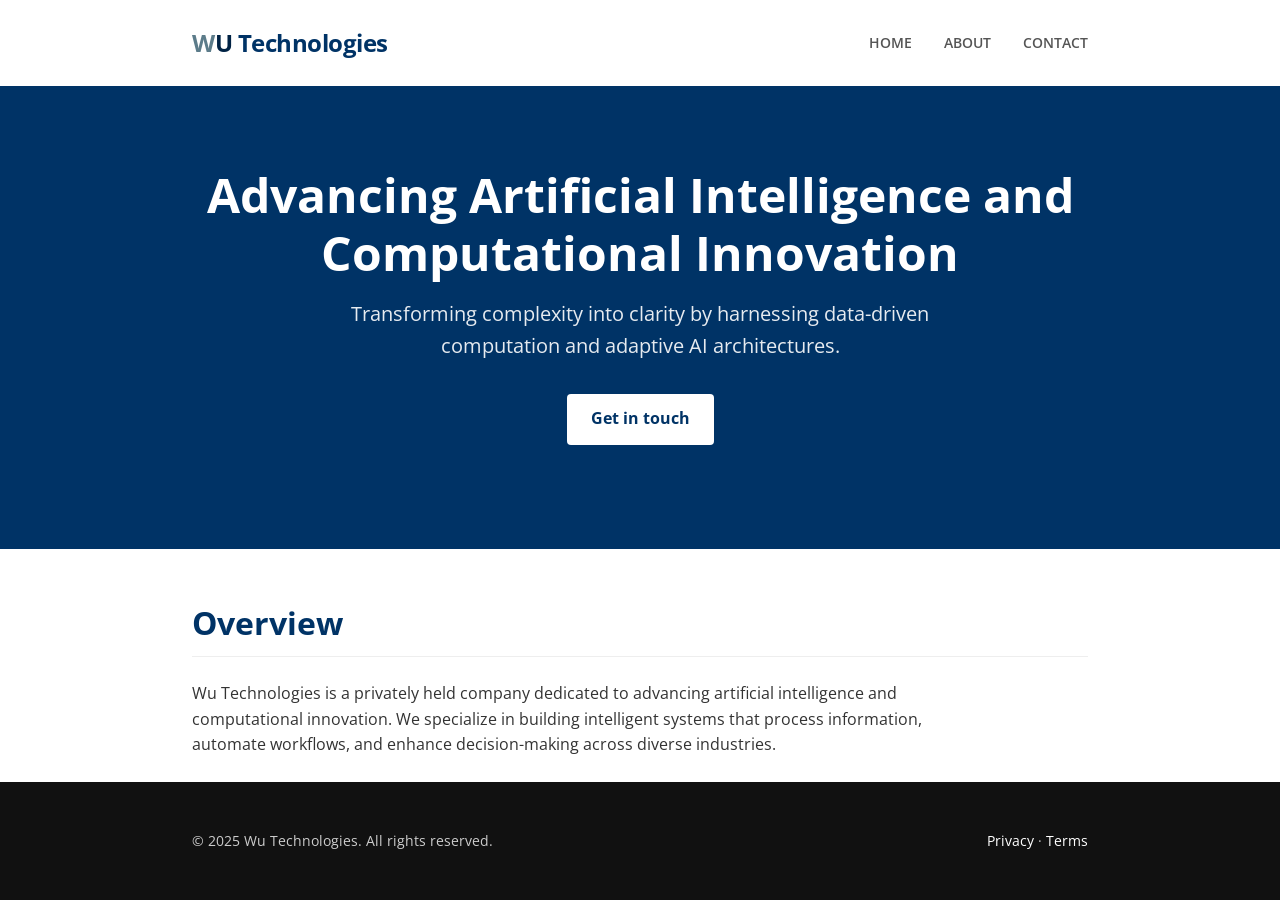
<file: index.html>
<!doctype html>
<html lang="en">

<head>
  <meta charset="utf-8" />
  <meta name="viewport" content="width=device-width,initial-scale=1" />
  <meta name="description" content="Minimalist, fast, and accessible static website." />
  <title>Wu Technologies — Home</title>
  <link rel="canonical" href="https://wu-tec.co.uk/" />
  
  <!-- Open Graph / Social Media -->
  <meta property="og:type" content="website" />
  <meta property="og:url" content="https://wu-tec.co.uk/" />
  <meta property="og:title" content="Wu Technologies — AI & Computational Innovation" />
  <meta property="og:description" content="Advancing Artificial Intelligence and Computational Innovation. Building intelligent systems for workflow automation, decision-making enhancement, and data processing." />
  <meta property="og:image" content="https://wu-tec.co.uk/assets/img/og-image.png" />
  <meta property="og:image:width" content="1200" />
  <meta property="og:image:height" content="630" />
  
  <!-- Twitter Card -->
  <meta name="twitter:card" content="summary_large_image" />
  <meta name="twitter:url" content="https://wu-tec.co.uk/" />
  <meta name="twitter:title" content="Wu Technologies — AI & Computational Innovation" />
  <meta name="twitter:description" content="Advancing Artificial Intelligence and Computational Innovation. Building intelligent systems for workflow automation, decision-making enhancement, and data processing." />
  <meta name="twitter:image" content="https://wu-tec.co.uk/assets/img/og-image.png" />
  <link rel="stylesheet" href="/styles.css">
  <!-- Consent-first Analytics (UK GDPR/PECR) -->
  <script>
    window.dataLayer = window.dataLayer || [];
    function gtag() { dataLayer.push(arguments); }
    // Default to denied until explicit consent
    gtag('consent', 'default', {
      analytics_storage: 'denied',
      ad_storage: 'denied',
      functionality_storage: 'denied',
      security_storage: 'granted'
    });
  </script>
  <script async src="https://www.googletagmanager.com/gtag/js?id=G-GWC6PDJ1P0"></script>
  <script>
    gtag('js', new Date());
    // Do not call gtag('config', ...) until consent is granted.
  </script>
</head>

<body>
  <a class="skip-link" href="#main">Skip to content</a>
  <header class="site-header" role="banner">
    <div class="container">
      <a class="brand" href="/"><span class="brand-w">W</span><span class="brand-u">U</span> Technologies</a>
      <nav class="site-nav" role="navigation" aria-label="Primary">
        <ul>
          <li><a href="/">Home</a></li>
          <!-- <li><a href="/portfolio">Portfolio</a></li> -->
          <li><a href="/about">About</a></li>
          <li><a href="/contact">Contact</a></li>
        </ul>
      </nav>
    </div>
  </header>

  <main id="main" role="main">
    <section class="hero" aria-labelledby="hero-heading">
      <div class="container">
        <h1 id="hero-heading">Advancing Artificial Intelligence and Computational Innovation</h1>
        <p class="subhead">Transforming complexity into clarity by harnessing data-driven computation and adaptive AI
          architectures.</p>
        <p><a class="btn primary" href="/contact">Get in touch</a> <!-- <a class="btn ghost" href="/portfolio">See
            work</a> --></p>
      </div>
    </section>

    <section class="mission container" aria-labelledby="mission-heading">
      <h2 id="mission-heading">Overview</h2>
      <p>Wu Technologies is a privately held company dedicated to advancing artificial intelligence and computational
        innovation. We specialize in building intelligent systems that process information, automate workflows, and
        enhance decision-making across diverse industries.</p>
    </section>

  </main>


  <footer class="site-footer" role="contentinfo">
    <div class="container footer-content">
      <p class="footer-copyright">© 2025 Wu Technologies. All rights reserved.</p>
      <p class="footer-links">
        <a href="/privacy">Privacy</a> · <a href="/terms">Terms</a>
      </p>
    </div>
  </footer>
</body>

</html>
</file>
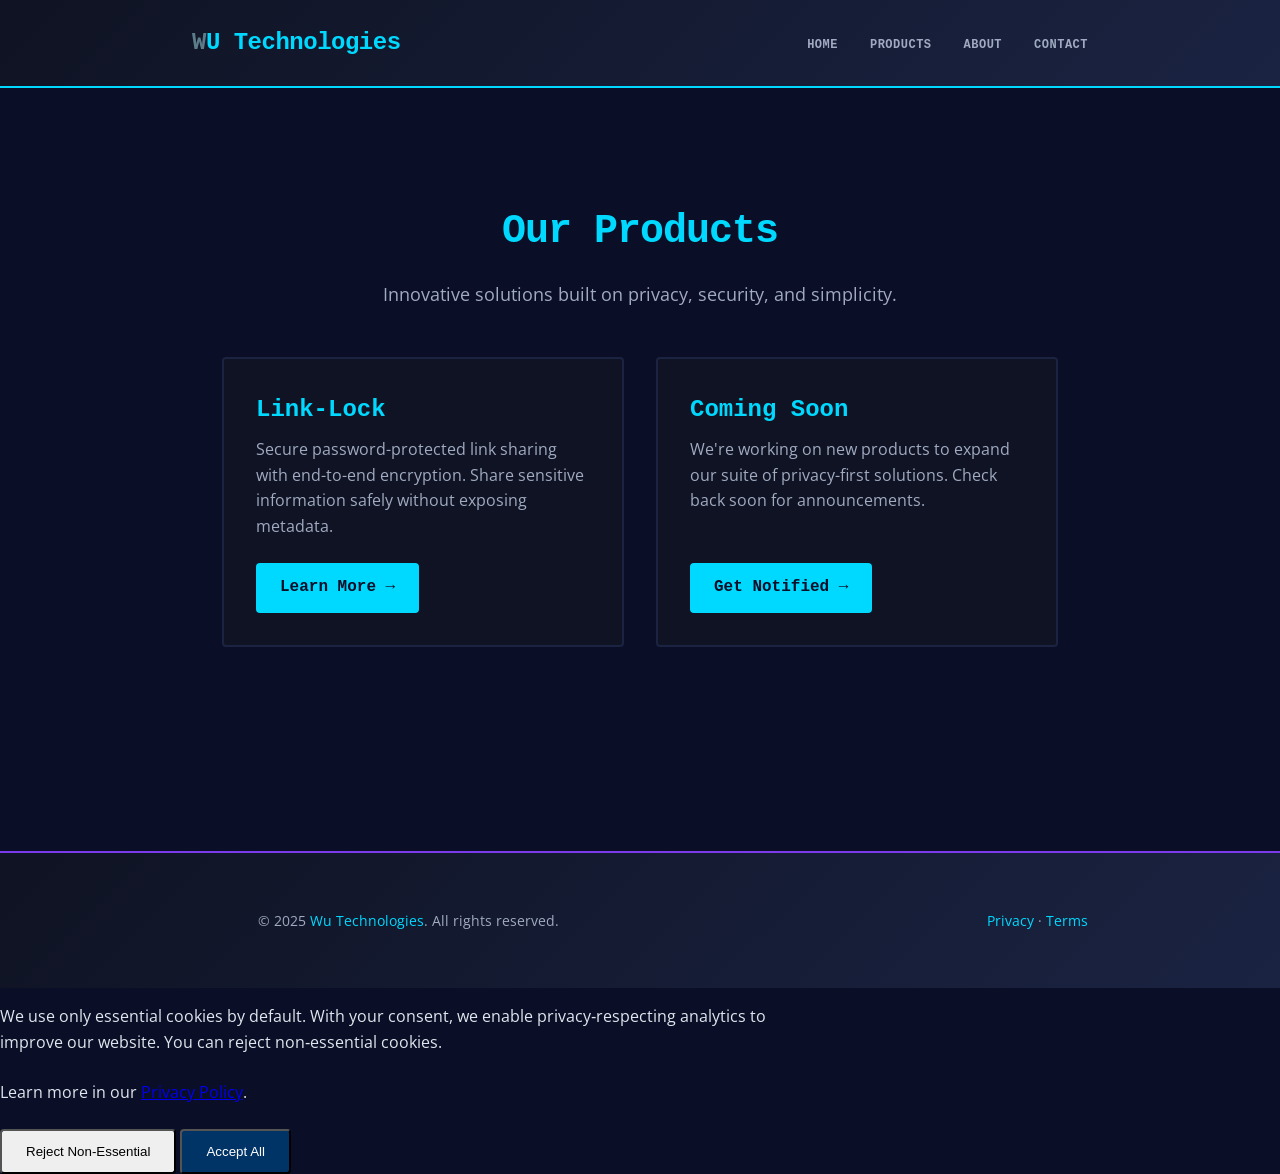
<file: products/index.html>
<!doctype html>
<html lang="en">

<head>
  <meta charset="utf-8" />
  <meta name="viewport" content="width=device-width,initial-scale=1" />
  <meta name="description" content="WU Technologies Products — Innovative software solutions." />
  <title>Products — WU Technologies</title>
  <link rel="canonical" href="https://wu-tec.co.uk/products/" />
  
  <!-- Open Graph / Social Media -->
  <meta property="og:type" content="website" />
  <meta property="og:url" content="https://wu-tec.co.uk/products/" />
  <meta property="og:title" content="Products — Wu Technologies" />
  <meta property="og:description" content="Explore Wu Technologies' innovative software solutions — Intelligent systems for workflow automation, decision-making enhancement, and data processing." />
  <meta property="og:image" content="https://wu-tec.co.uk/assets/img/og-image.png" />
  <meta property="og:image:width" content="1200" />
  <meta property="og:image:height" content="630" />
  
  <!-- Twitter Card -->
  <meta name="twitter:card" content="summary_large_image" />
  <meta name="twitter:url" content="https://wu-tec.co.uk/products/" />
  <meta name="twitter:title" content="Products — Wu Technologies" />
  <meta name="twitter:description" content="Explore Wu Technologies' innovative software solutions — Intelligent systems for workflow automation, decision-making enhancement, and data processing." />
  <meta name="twitter:image" content="https://wu-tec.co.uk/assets/img/og-image.png" />
  <link rel="stylesheet" href="/styles.css">
  <link rel="stylesheet" href="/assets/css/products.css">
  <!-- Google Analytics -->
  <script async src="https://www.googletagmanager.com/gtag/js?id=G-GWC6PDJ1P0"></script>
  <script>
    window.dataLayer = window.dataLayer || [];
    function gtag() { dataLayer.push(arguments); }
    gtag('js', new Date());
    gtag('config', 'G-GWC6PDJ1P0');
  </script>
  <style>
    .products-grid {
      display: grid;
      grid-template-columns: repeat(auto-fit, minmax(300px, 1fr));
      gap: 2rem;
      margin: 3rem 0;
    }

    .product-card {
      background: var(--product-code-bg);
      border: 2px solid var(--product-code-border);
      border-radius: 4px;
      padding: 2rem;
      transition: all 0.3s ease;
      display: flex;
      flex-direction: column;
    }

    .product-card:hover {
      border-color: var(--product-accent);
      box-shadow: 0 0 20px rgba(0, 217, 255, 0.2);
    }

    .product-card h3 {
      font-size: 1.5rem;
      color: var(--product-accent);
      margin: 0 0 0.5rem;
      font-family: 'Courier New', monospace;
    }

    .product-card p {
      flex: 1;
      color: var(--product-muted);
      margin: 0 0 1.5rem;
    }

    .product-card a {
      display: inline-block;
      padding: 0.75rem 1.5rem;
      background: var(--product-accent);
      color: var(--product-bg);
      text-decoration: none;
      border-radius: 4px;
      transition: all 0.2s ease;
      font-weight: 600;
      font-family: 'Courier New', monospace;
      width: fit-content;
    }

    .product-card a:hover {
      background: var(--product-link-hover);
      transform: translateX(2px);
    }
  </style>
</head>

<body class="product-page">
  <a class="skip-link" href="#main">Skip to content</a>

  <!-- Product Header with Navigation -->
  <header class="product-header" role="banner">
    <div class="container">
      <a class="product-brand" href="/">
        <span class="product-brand-w">W</span><span class="product-brand-u">U</span> Technologies
      </a>
      <nav class="product-nav" role="navigation" aria-label="Primary">
        <ul>
          <li><a href="/">Home</a></li>
          <li><a href="/products/">Products</a></li>
          <li><a href="/about">About</a></li>
          <li><a href="/contact">Contact</a></li>
        </ul>
      </nav>
    </div>
  </header>

  <!-- Product Container -->
  <div class="product-container">
    <!-- Main Content -->
    <main id="main" role="main" class="product-main">
      <div class="product-wrapper">
        <!-- Hero Section -->
        <section class="product-hero">
          <h1>Our Products</h1>
          <p class="subhead">Innovative solutions built on privacy, security, and simplicity.</p>
        </section>

        <!-- Products Grid -->
        <div class="products-grid">
          <div class="product-card">
            <h3>Link-Lock</h3>
            <p>Secure password-protected link sharing with end-to-end encryption. Share sensitive information safely
              without exposing metadata.</p>
            <a href="/products/link-lock/">Learn More →</a>
          </div>

          <div class="product-card">
            <h3>Coming Soon</h3>
            <p>We're working on new products to expand our suite of privacy-first solutions. Check back soon for
              announcements.</p>
            <a href="/contact">Get Notified →</a>
          </div>
        </div>
      </div>
    </main>

    <!-- Product Footer -->
    <footer class="product-footer" role="contentinfo">
      <div class="container footer-content">
        <p class="footer-copyright">&copy; 2025 <a href="/">Wu Technologies</a>. All rights reserved.</p>
        <p class="footer-links">
          <a href="/privacy">Privacy</a> · <a href="/terms">Terms</a>
        </p>
      </div>
    </footer>
  </div>
  <script src="/assets/js/cookie-consent.js" defer></script>
</body>

</html>
</file>
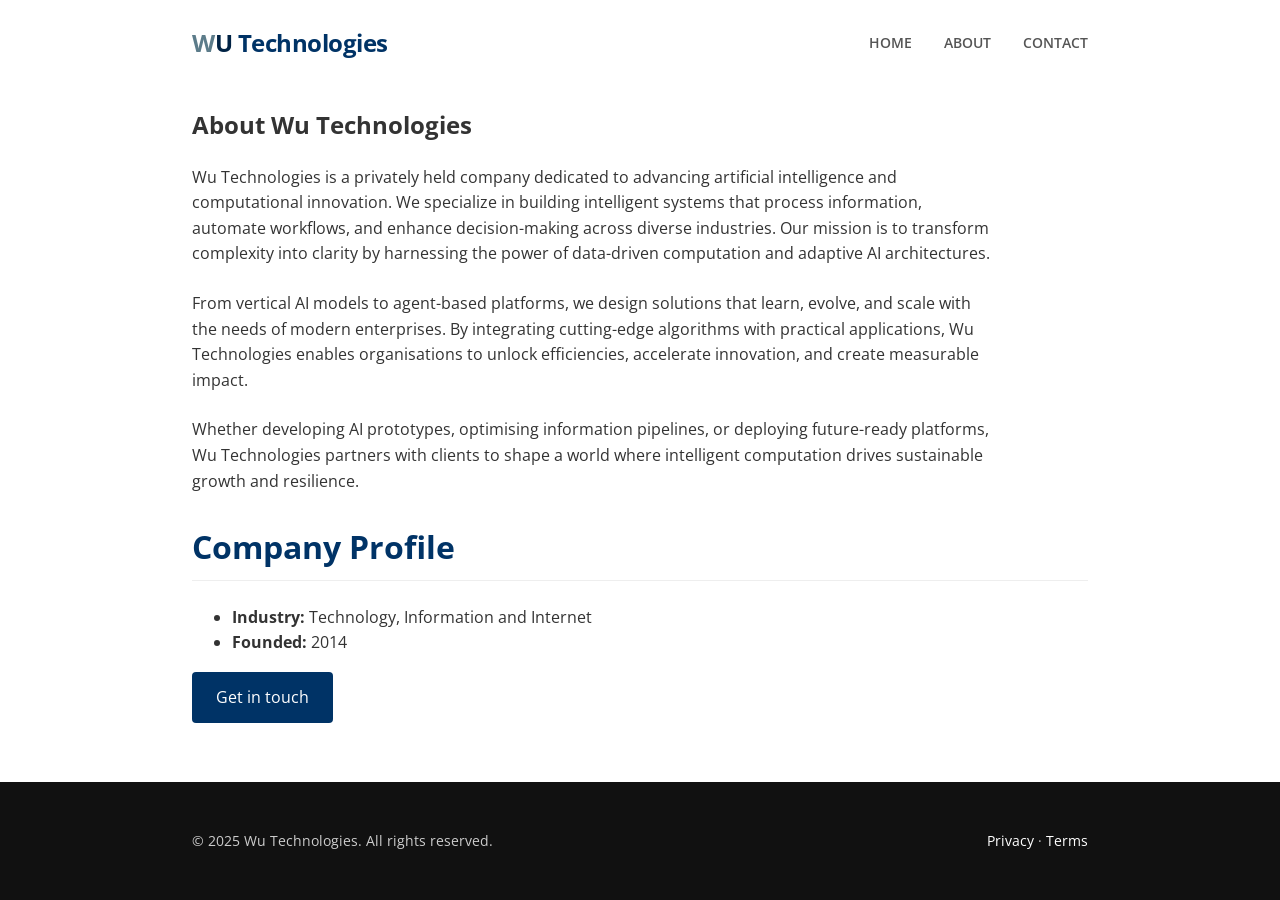
<file: about.html>
<!doctype html>
<html lang="en">

<head>
  <meta charset="utf-8" />
  <meta name="viewport" content="width=device-width,initial-scale=1" />
  <meta name="description" content="Learn about Wu Technologies — Founded in 2014, we build intelligent systems for workflow automation, decision-making enhancement, and data processing." />
  <title>Wu Technologies - About</title>
  <link rel="canonical" href="https://wu-tec.co.uk/about" />
  
  <!-- Open Graph / Social Media -->
  <meta property="og:type" content="website" />
  <meta property="og:url" content="https://wu-tec.co.uk/about" />
  <meta property="og:title" content="About Wu Technologies — AI & Computational Innovation" />
  <meta property="og:description" content="Learn about Wu Technologies — Founded in 2014, we build intelligent systems for workflow automation, decision-making enhancement, and data processing." />
  <meta property="og:image" content="https://wu-tec.co.uk/assets/img/og-image.png" />
  <meta property="og:image:width" content="1200" />
  <meta property="og:image:height" content="630" />
  
  <!-- Twitter Card -->
  <meta name="twitter:card" content="summary_large_image" />
  <meta name="twitter:url" content="https://wu-tec.co.uk/about" />
  <meta name="twitter:title" content="About Wu Technologies — AI & Computational Innovation" />
  <meta name="twitter:description" content="Learn about Wu Technologies — Founded in 2014, we build intelligent systems for workflow automation, decision-making enhancement, and data processing." />
  <meta name="twitter:image" content="https://wu-tec.co.uk/assets/img/og-image.png" />
  <link rel="stylesheet" href="/styles.css">
  <!-- Google Analytics -->
  <script async src="https://www.googletagmanager.com/gtag/js?id=G-GWC6PDJ1P0"></script>
  <script>
    window.dataLayer = window.dataLayer || [];
    function gtag() { dataLayer.push(arguments); }
    gtag('js', new Date());
    gtag('config', 'G-GWC6PDJ1P0');
  </script>
</head>

<body>
  <a class="skip-link" href="#main">Skip to content</a>
  <header class="site-header" role="banner">
    <div class="container">
      <a class="brand" href="/"><span class="brand-w">W</span><span class="brand-u">U</span> Technologies</a>
      <nav class="site-nav" role="navigation" aria-label="Primary">
        <ul>
          <li><a href="/">Home</a></li>
          <!-- <li><a href="/portfolio">Portfolio</a></li> -->
          <li><a href="/about">About</a></li>
          <li><a href="/contact">Contact</a></li>
        </ul>
      </nav>
    </div>
  </header>

  <main id="main" class="container" role="main">
    <article class="about">
      <h1>About Wu Technologies</h1>
      <p>Wu Technologies is a privately held company dedicated to advancing artificial intelligence and computational
        innovation. We specialize in building intelligent systems that process information, automate workflows, and
        enhance decision-making across diverse industries. Our mission is to transform complexity into clarity by
        harnessing the power of data-driven computation and adaptive AI architectures.</p>

      <p>From vertical AI models to agent-based platforms, we design solutions that learn, evolve, and scale with the
        needs of modern enterprises. By integrating cutting-edge algorithms with practical applications, Wu Technologies
        enables
        organisations to unlock efficiencies, accelerate innovation, and create measurable impact.</p>

      <p>Whether developing AI prototypes, optimising information pipelines, or deploying future-ready platforms, Wu
        Technologies partners with clients to shape a world where intelligent computation drives sustainable growth and
        resilience.</p>

      <h2>Company Profile</h2>
      <ul>
        <li><strong>Industry:</strong> Technology, Information and Internet</li>
        <li><strong>Founded:</strong> 2014</li>
      </ul>

      <p><a href="/contact" class="btn primary">Get in touch</a></p>
    </article>
  </main>

  <footer class="site-footer" role="contentinfo">
    <div class="container footer-content">
      <p class="footer-copyright">© 2025 Wu Technologies. All rights reserved.</p>
      <p class="footer-links">
        <a href="/privacy">Privacy</a> · <a href="/terms">Terms</a>
      </p>
    </div>
  </footer>
</body>

</html>
</file>
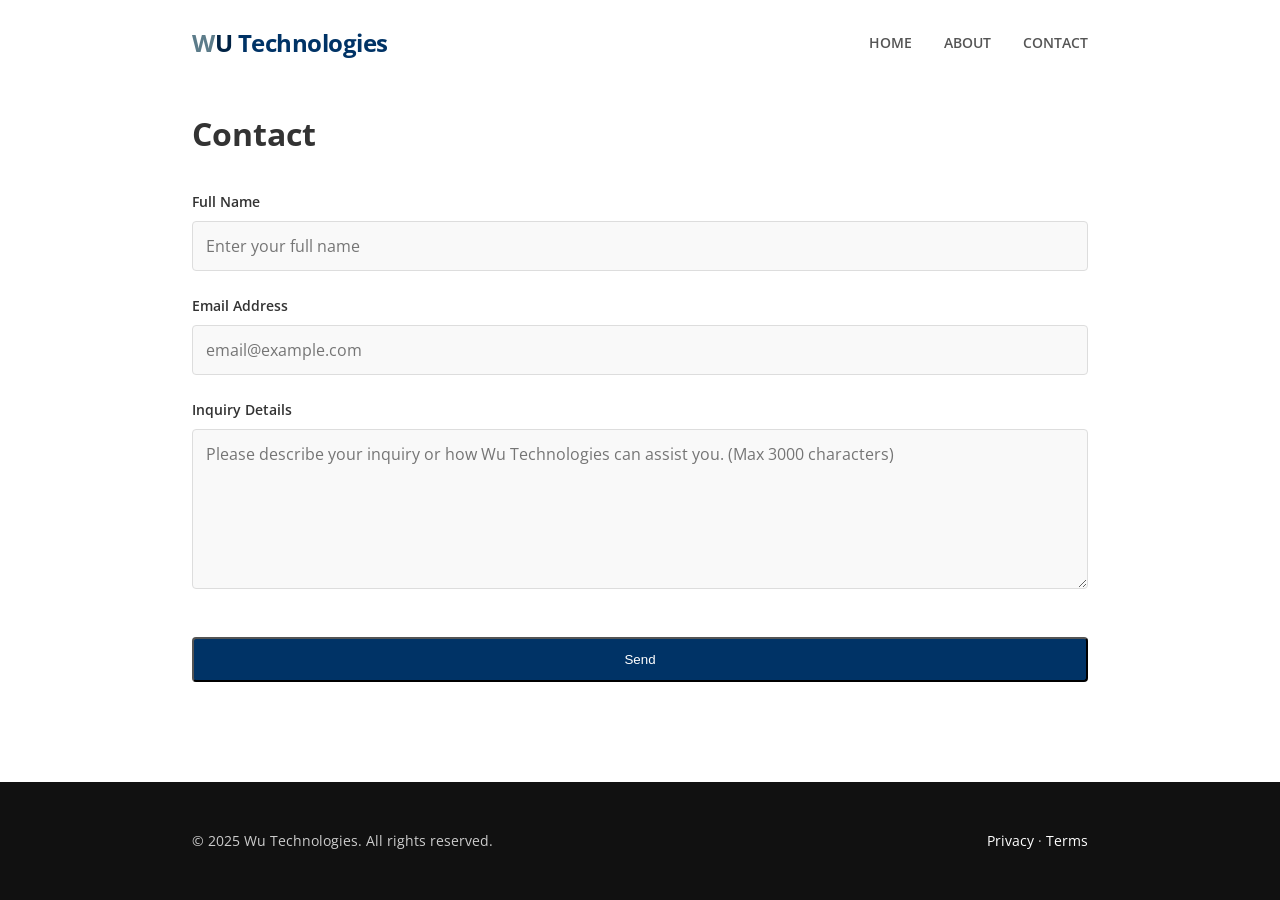
<file: contact.html>
<!doctype html>
<html lang="en">

<head>
  <meta charset="utf-8" />
  <meta name="viewport" content="width=device-width,initial-scale=1" />
  <meta name="description" content="Get in touch with Wu Technologies — Contact us for AI solutions, workflow automation, and computational innovation." />
  <title>Wu Technologies - Contact</title>
  <link rel="canonical" href="https://wu-tec.co.uk/contact" />
  
  <!-- Open Graph / Social Media -->
  <meta property="og:type" content="website" />
  <meta property="og:url" content="https://wu-tec.co.uk/contact" />
  <meta property="og:title" content="Contact Wu Technologies" />
  <meta property="og:description" content="Get in touch with Wu Technologies — Contact us for AI solutions, workflow automation, and computational innovation." />
  <meta property="og:image" content="https://wu-tec.co.uk/assets/img/og-image.png" />
  <meta property="og:image:width" content="1200" />
  <meta property="og:image:height" content="630" />
  
  <!-- Twitter Card -->
  <meta name="twitter:card" content="summary_large_image" />
  <meta name="twitter:url" content="https://wu-tec.co.uk/contact" />
  <meta name="twitter:title" content="Contact Wu Technologies" />
  <meta name="twitter:description" content="Get in touch with Wu Technologies — Contact us for AI solutions, workflow automation, and computational innovation." />
  <meta name="twitter:image" content="https://wu-tec.co.uk/assets/img/og-image.png" />
  <link rel="stylesheet" href="/styles.css">
  <!-- Google Analytics -->
  <script async src="https://www.googletagmanager.com/gtag/js?id=G-GWC6PDJ1P0"></script>
  <script>
    window.dataLayer = window.dataLayer || [];
    function gtag() { dataLayer.push(arguments); }
    gtag('js', new Date());
    gtag('config', 'G-GWC6PDJ1P0');
  </script>
  <script src="https://www.google.com/recaptcha/api.js" async defer></script>
</head>

<body>
  <a class="skip-link" href="#main">Skip to content</a>
  <header class="site-header" role="banner">
    <div class="container">
      <a class="brand" href="/"><span class="brand-w">W</span><span class="brand-u">U</span> Technologies</a>
      <nav class="site-nav" role="navigation" aria-label="Primary">
        <ul>
          <li><a href="/">Home</a></li>
          <!-- <li><a href="/portfolio">Portfolio</a></li> -->
          <li><a href="/about">About</a></li>
          <li><a href="/contact">Contact</a></li>
        </ul>
      </nav>
    </div>
  </header>

  <main id="main" class="container" role="main">
    <h1>Contact</h1>
    <form class="contact-form" id="contact-form" action="https://formspree.io/f/mqezeape" method="POST" netlify="false">
      <div id="form-status" class="form-status" role="status" aria-live="polite" style="display:none"></div>
      <div class="form-row">
        <label for="name">Full Name</label>
        <input id="name" name="name" type="text" required placeholder="Enter your full name" />
      </div>
      <div class="form-row">
        <label for="email">Email Address</label>
        <input id="email" name="email" type="email" required placeholder="email@example.com" />
      </div>
      <div class="form-row">
        <label for="message">Inquiry Details</label>
        <textarea id="message" name="message" rows="6" maxlength="3000" required
          placeholder="Please describe your inquiry or how Wu Technologies can assist you. (Max 3000 characters)"></textarea>
      </div>
      <div class="form-row">
        <div class="g-recaptcha" data-sitekey="6LdWAjYsAAAAADN8_ZovF-fbUjUWSTTYNPZV04a_"></div>
      </div>
      <div class="form-row">
        <button type="submit" class="btn primary">Send</button>
      </div>
    </form>

    <noscript>
      <p>If JavaScript is disabled, the form will still submit via a standard POST to the configured endpoint.<br />If
        you need to test submission, replace <code>&lt;YOUR_FORM_ID&gt;</code> in the form action with your provider ID.
      </p>
    </noscript>

    <script src="/assets/js/form.js" defer></script>
  </main>

  <footer class="site-footer" role="contentinfo">
    <div class="container footer-content">
      <p class="footer-copyright">© 2025 Wu Technologies. All rights reserved.</p>
      <p class="footer-links">
        <a href="/privacy">Privacy</a> · <a href="/terms">Terms</a>
      </p>
    </div>
  </footer>
</body>

</html>
</file>
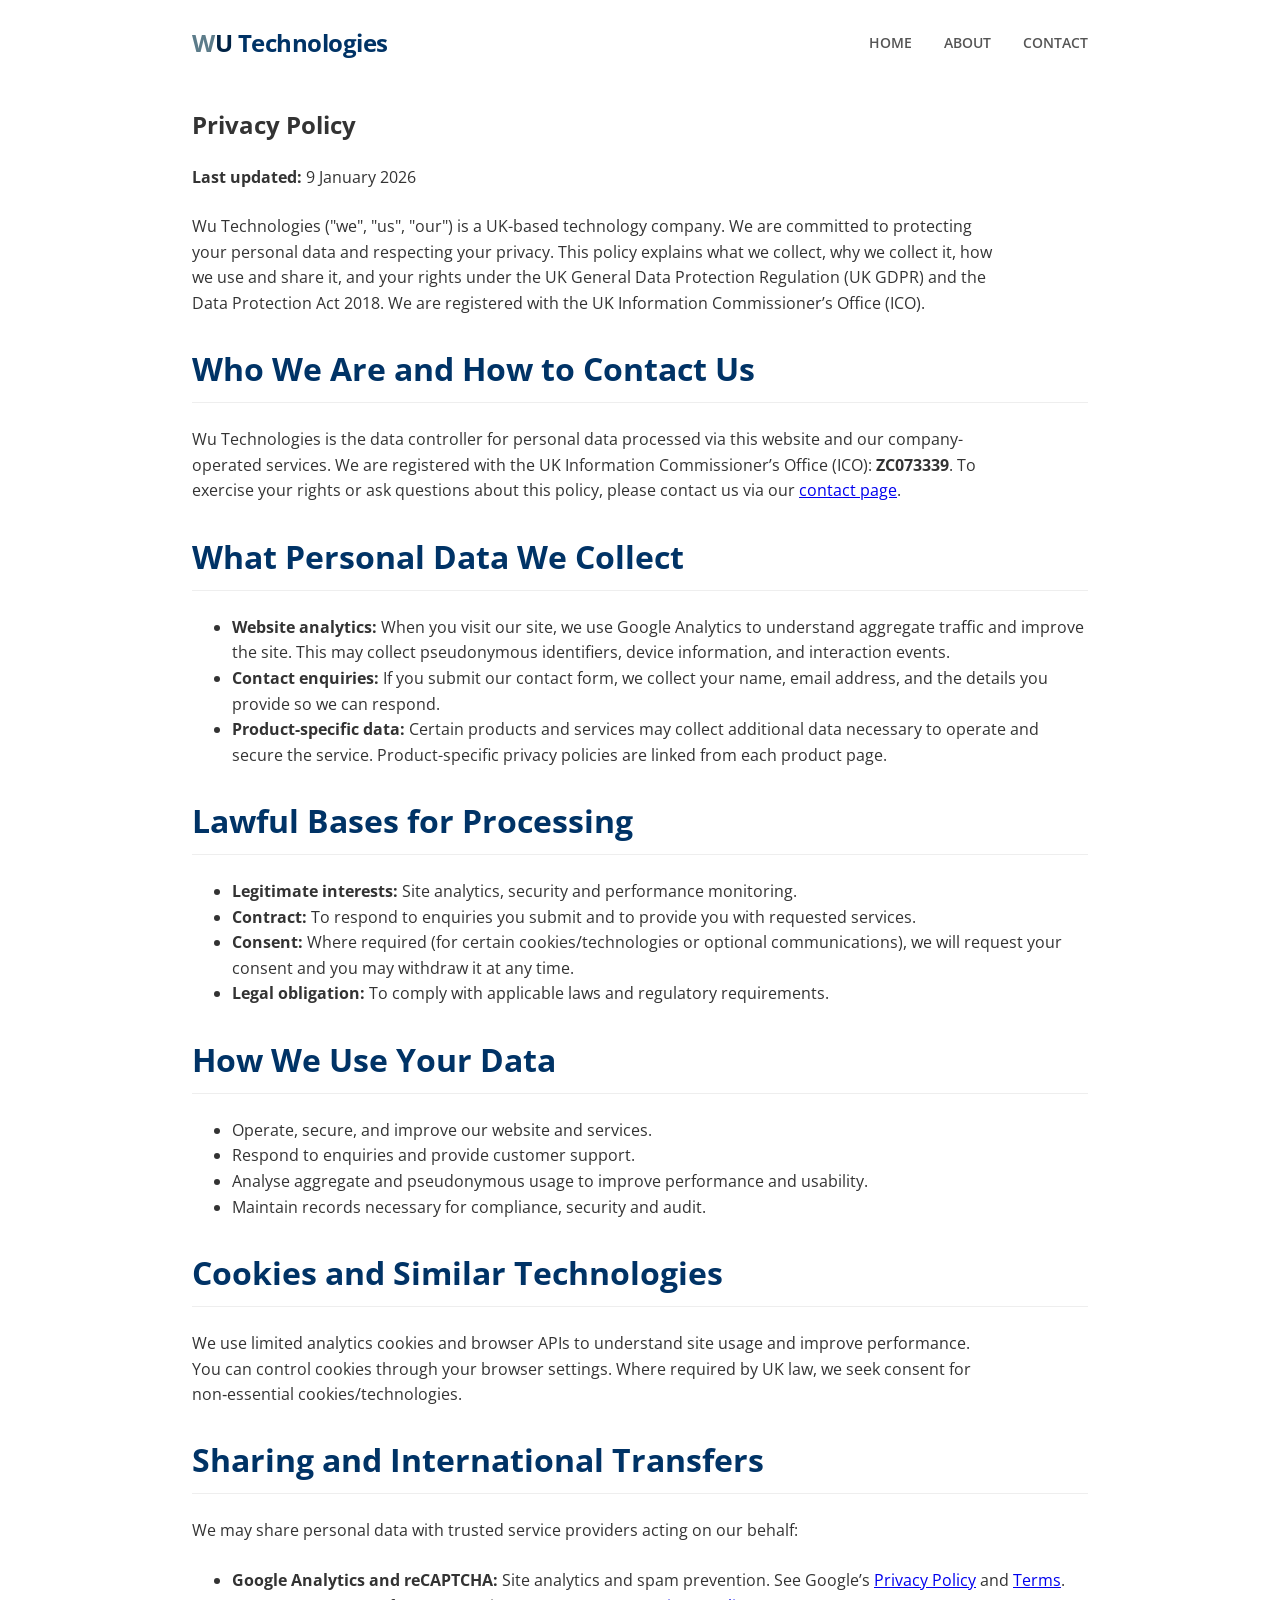
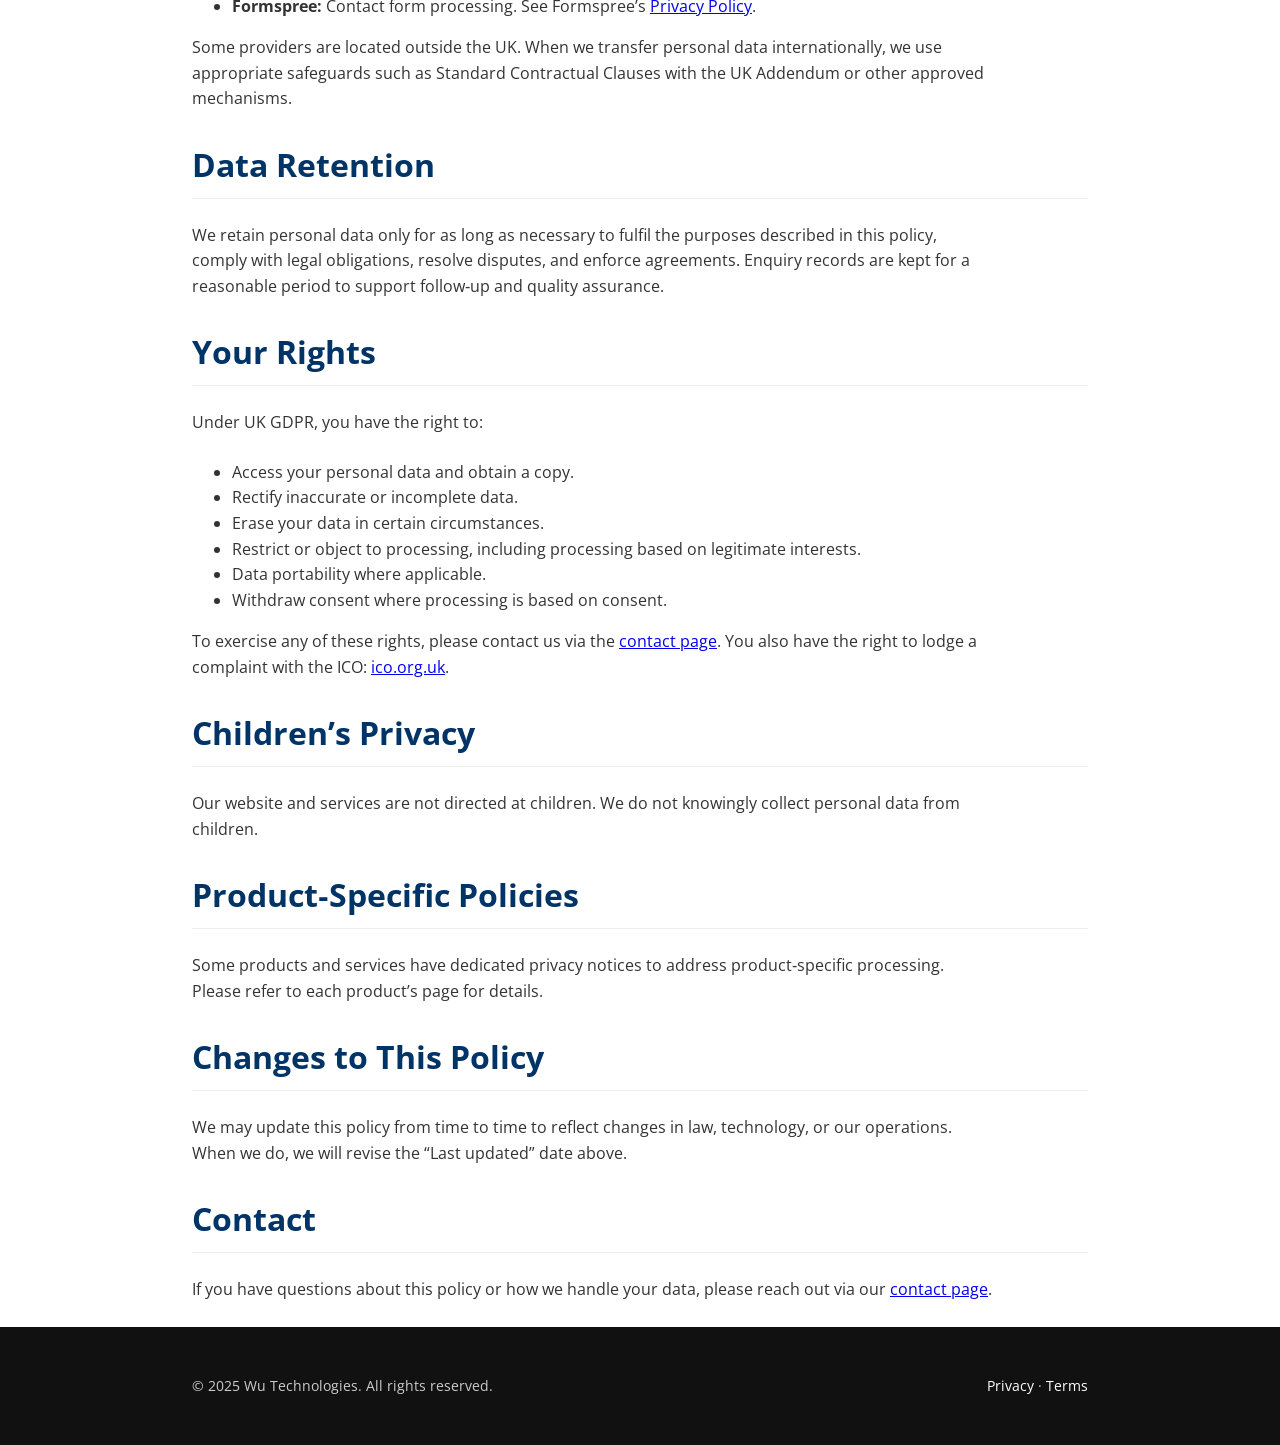
<file: privacy.html>
<!doctype html>
<html lang="en">

<head>
    <meta charset="utf-8" />
    <meta name="viewport" content="width=device-width,initial-scale=1" />
    <meta name="description" content="Privacy Policy for Wu Technologies — UK-based, GDPR compliant and ICO registered. Learn what data we collect, how we use it, your rights, and how to contact us." />
    <title>Wu Technologies - Privacy Policy</title>
    <link rel="canonical" href="https://wu-tec.co.uk/privacy" />

    <!-- Open Graph / Social Media -->
    <meta property="og:type" content="website" />
    <meta property="og:url" content="https://wu-tec.co.uk/privacy" />
    <meta property="og:title" content="Wu Technologies — Privacy Policy" />
    <meta property="og:description" content="Privacy Policy for Wu Technologies — UK-based, GDPR compliant and ICO registered." />
    <meta property="og:image" content="https://wu-tec.co.uk/assets/img/og-image.png" />
    <meta property="og:image:width" content="1200" />
    <meta property="og:image:height" content="630" />

    <!-- Twitter Card -->
    <meta name="twitter:card" content="summary_large_image" />
    <meta name="twitter:url" content="https://wu-tec.co.uk/privacy" />
    <meta name="twitter:title" content="Wu Technologies — Privacy Policy" />
    <meta name="twitter:description" content="Privacy Policy for Wu Technologies — UK-based, GDPR compliant and ICO registered." />
    <meta name="twitter:image" content="https://wu-tec.co.uk/assets/img/og-image.png" />

    <link rel="stylesheet" href="/styles.css">
    <!-- Consent-first Analytics (UK GDPR/PECR) -->
    <script>
        window.dataLayer = window.dataLayer || [];
        function gtag() { dataLayer.push(arguments); }
        gtag('consent', 'default', {
            analytics_storage: 'denied',
            ad_storage: 'denied',
            functionality_storage: 'denied',
            security_storage: 'granted'
        });
    </script>
    <script async src="https://www.googletagmanager.com/gtag/js?id=G-GWC6PDJ1P0"></script>
    <script>
        gtag('js', new Date());
    </script>
</head>

<body>
    <a class="skip-link" href="#main">Skip to content</a>
    <header class="site-header" role="banner">
        <div class="container">
            <a class="brand" href="/"><span class="brand-w">W</span><span class="brand-u">U</span> Technologies</a>
            <nav class="site-nav" role="navigation" aria-label="Primary">
                <ul>
                    <li><a href="/">Home</a></li>
                    <li><a href="/about">About</a></li>
                    <li><a href="/contact">Contact</a></li>
                </ul>
            </nav>
        </div>
    </header>

    <main id="main" class="container" role="main">
        <article class="privacy">
            <h1>Privacy Policy</h1>
            <p><strong>Last updated:</strong> 9 January 2026</p>

            <p>Wu Technologies ("we", "us", "our") is a UK-based technology company. We are committed to protecting your
                personal data and respecting your privacy. This policy explains what we collect, why we collect it, how we use
                and share it, and your rights under the UK General Data Protection Regulation (UK GDPR) and the Data
                Protection Act 2018. We are registered with the UK Information Commissioner’s Office (ICO).</p>

            <h2>Who We Are and How to Contact Us</h2>
            <p>Wu Technologies is the data controller for personal data processed via this website and our company-operated
                services. We are registered with the UK Information Commissioner’s Office (ICO): <strong>ZC073339</strong>.
                To exercise your rights or ask questions about this policy, please contact us via our
                <a href="/contact">contact page</a>.</p>

            <h2>What Personal Data We Collect</h2>
            <ul>
                <li><strong>Website analytics:</strong> When you visit our site, we use Google Analytics to understand aggregate
                    traffic and improve the site. This may collect pseudonymous identifiers, device information, and interaction
                    events.</li>
                <li><strong>Contact enquiries:</strong> If you submit our contact form, we collect your name, email address, and
                    the details you provide so we can respond.</li>
                <li><strong>Product-specific data:</strong> Certain products and services may collect additional data necessary
                    to operate and secure the service. Product-specific privacy policies are linked from each product page.</li>
            </ul>

            <h2>Lawful Bases for Processing</h2>
            <ul>
                <li><strong>Legitimate interests:</strong> Site analytics, security and performance monitoring.</li>
                <li><strong>Contract:</strong> To respond to enquiries you submit and to provide you with requested services.</li>
                <li><strong>Consent:</strong> Where required (for certain cookies/technologies or optional communications), we
                    will request your consent and you may withdraw it at any time.</li>
                <li><strong>Legal obligation:</strong> To comply with applicable laws and regulatory requirements.</li>
            </ul>

            <h2>How We Use Your Data</h2>
            <ul>
                <li>Operate, secure, and improve our website and services.</li>
                <li>Respond to enquiries and provide customer support.</li>
                <li>Analyse aggregate and pseudonymous usage to improve performance and usability.</li>
                <li>Maintain records necessary for compliance, security and audit.</li>
            </ul>

            <h2>Cookies and Similar Technologies</h2>
            <p>We use limited analytics cookies and browser APIs to understand site usage and improve performance. You can
                control cookies through your browser settings. Where required by UK law, we seek consent for non‑essential
                cookies/technologies.</p>

            <h2>Sharing and International Transfers</h2>
            <p>We may share personal data with trusted service providers acting on our behalf:</p>
            <ul>
                <li><strong>Google Analytics and reCAPTCHA:</strong> Site analytics and spam prevention. See Google’s
                    <a href="https://policies.google.com/privacy" rel="noopener">Privacy Policy</a> and
                    <a href="https://policies.google.com/terms" rel="noopener">Terms</a>.</li>
                <li><strong>Formspree:</strong> Contact form processing. See Formspree’s
                    <a href="https://formspree.io/privacy" rel="noopener">Privacy Policy</a>.</li>
            </ul>
            <p>Some providers are located outside the UK. When we transfer personal data internationally, we use appropriate
                safeguards such as Standard Contractual Clauses with the UK Addendum or other approved mechanisms.</p>

            <h2>Data Retention</h2>
            <p>We retain personal data only for as long as necessary to fulfil the purposes described in this policy, comply
                with legal obligations, resolve disputes, and enforce agreements. Enquiry records are kept for a reasonable
                period to support follow‑up and quality assurance.</p>

            <h2>Your Rights</h2>
            <p>Under UK GDPR, you have the right to:</p>
            <ul>
                <li>Access your personal data and obtain a copy.</li>
                <li>Rectify inaccurate or incomplete data.</li>
                <li>Erase your data in certain circumstances.</li>
                <li>Restrict or object to processing, including processing based on legitimate interests.</li>
                <li>Data portability where applicable.</li>
                <li>Withdraw consent where processing is based on consent.</li>
            </ul>
            <p>To exercise any of these rights, please contact us via the <a href="/contact">contact page</a>. You also have
                the right to lodge a complaint with the ICO: <a href="https://ico.org.uk/" rel="noopener">ico.org.uk</a>.</p>

            <h2>Children’s Privacy</h2>
            <p>Our website and services are not directed at children. We do not knowingly collect personal data from children.</p>

            <h2>Product‑Specific Policies</h2>
            <p>Some products and services have dedicated privacy notices to address product‑specific processing. Please refer
                to each product’s page for details.</p>

            <h2>Changes to This Policy</h2>
            <p>We may update this policy from time to time to reflect changes in law, technology, or our operations. When we
                do, we will revise the “Last updated” date above.</p>

            <h2>Contact</h2>
            <p>If you have questions about this policy or how we handle your data, please reach out via our
                <a href="/contact">contact page</a>.</p>
        </article>
    </main>

    <footer class="site-footer" role="contentinfo">
        <div class="container footer-content">
            <p class="footer-copyright">© 2025 Wu Technologies. All rights reserved.</p>
            <p class="footer-links">
                <a href="/privacy">Privacy</a> · <a href="/terms">Terms</a>
            </p>
        </div>
    </footer>
</body>

</html>
</file>
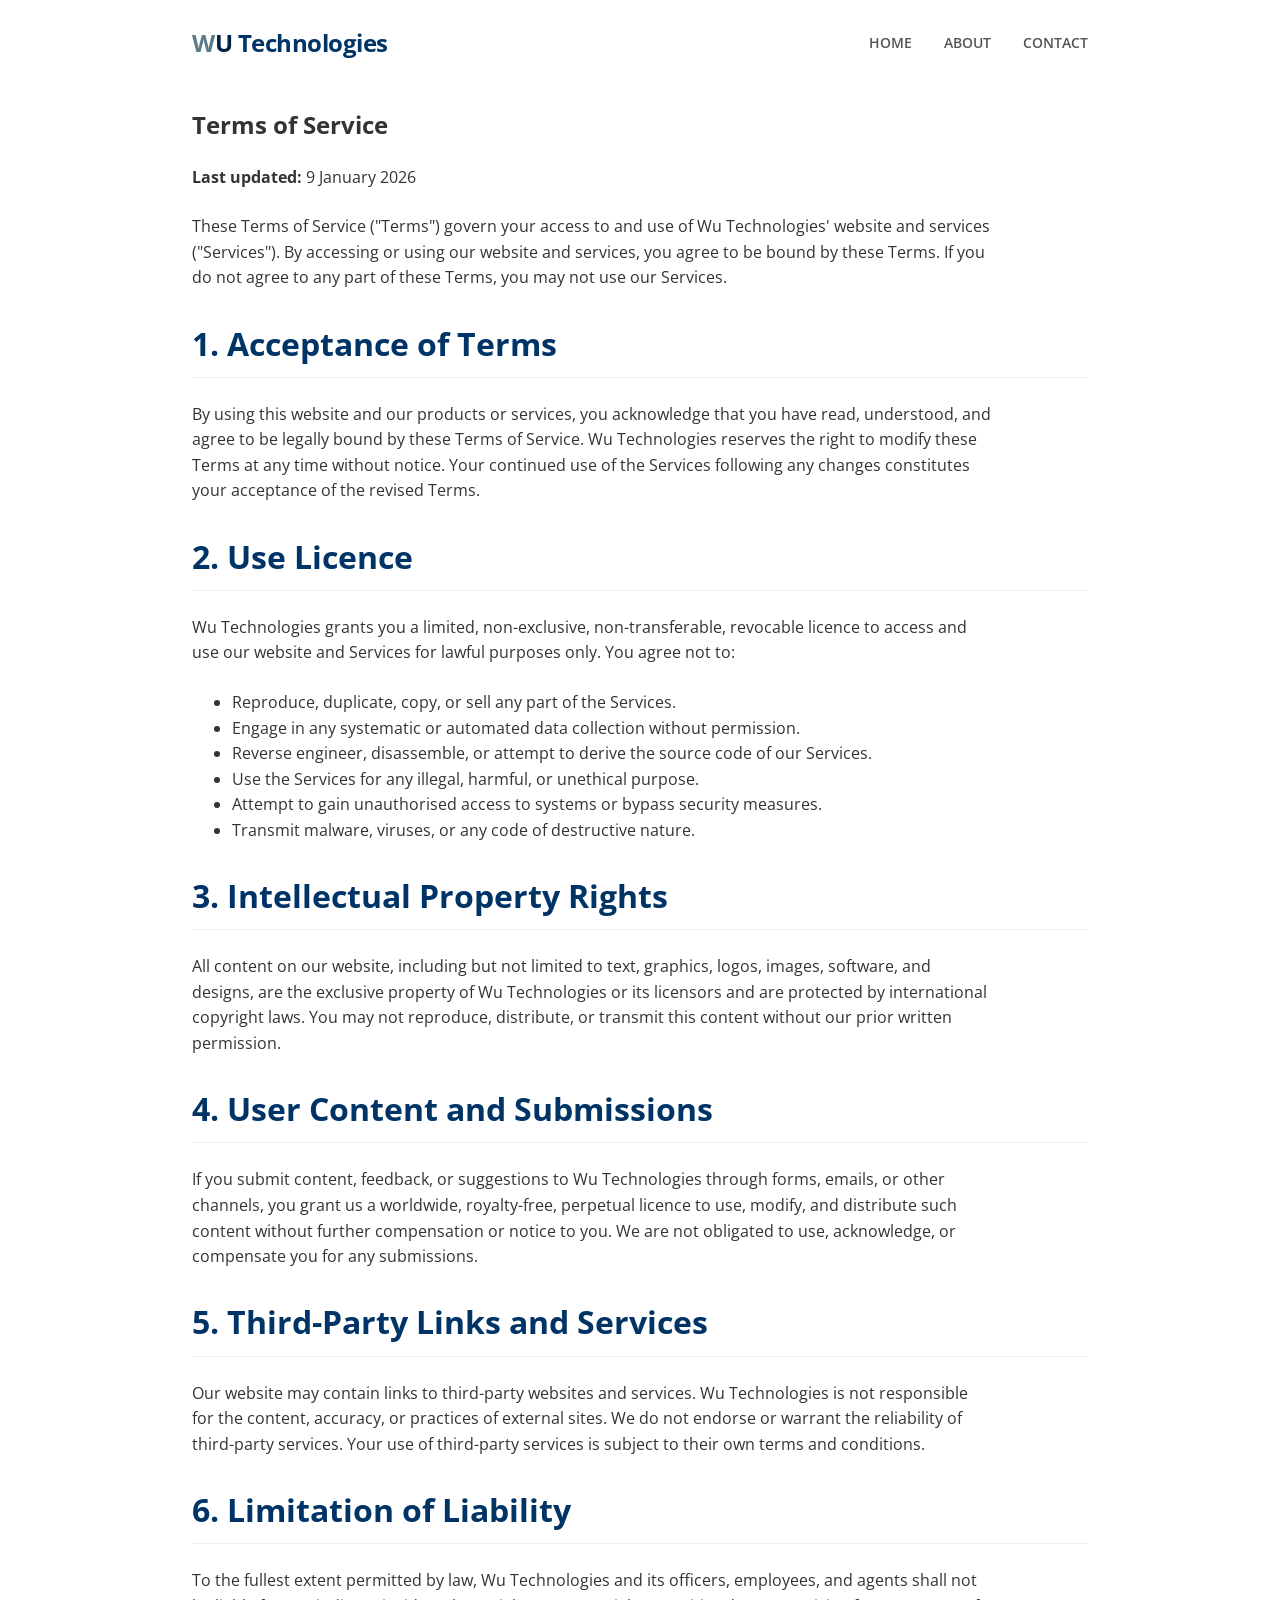
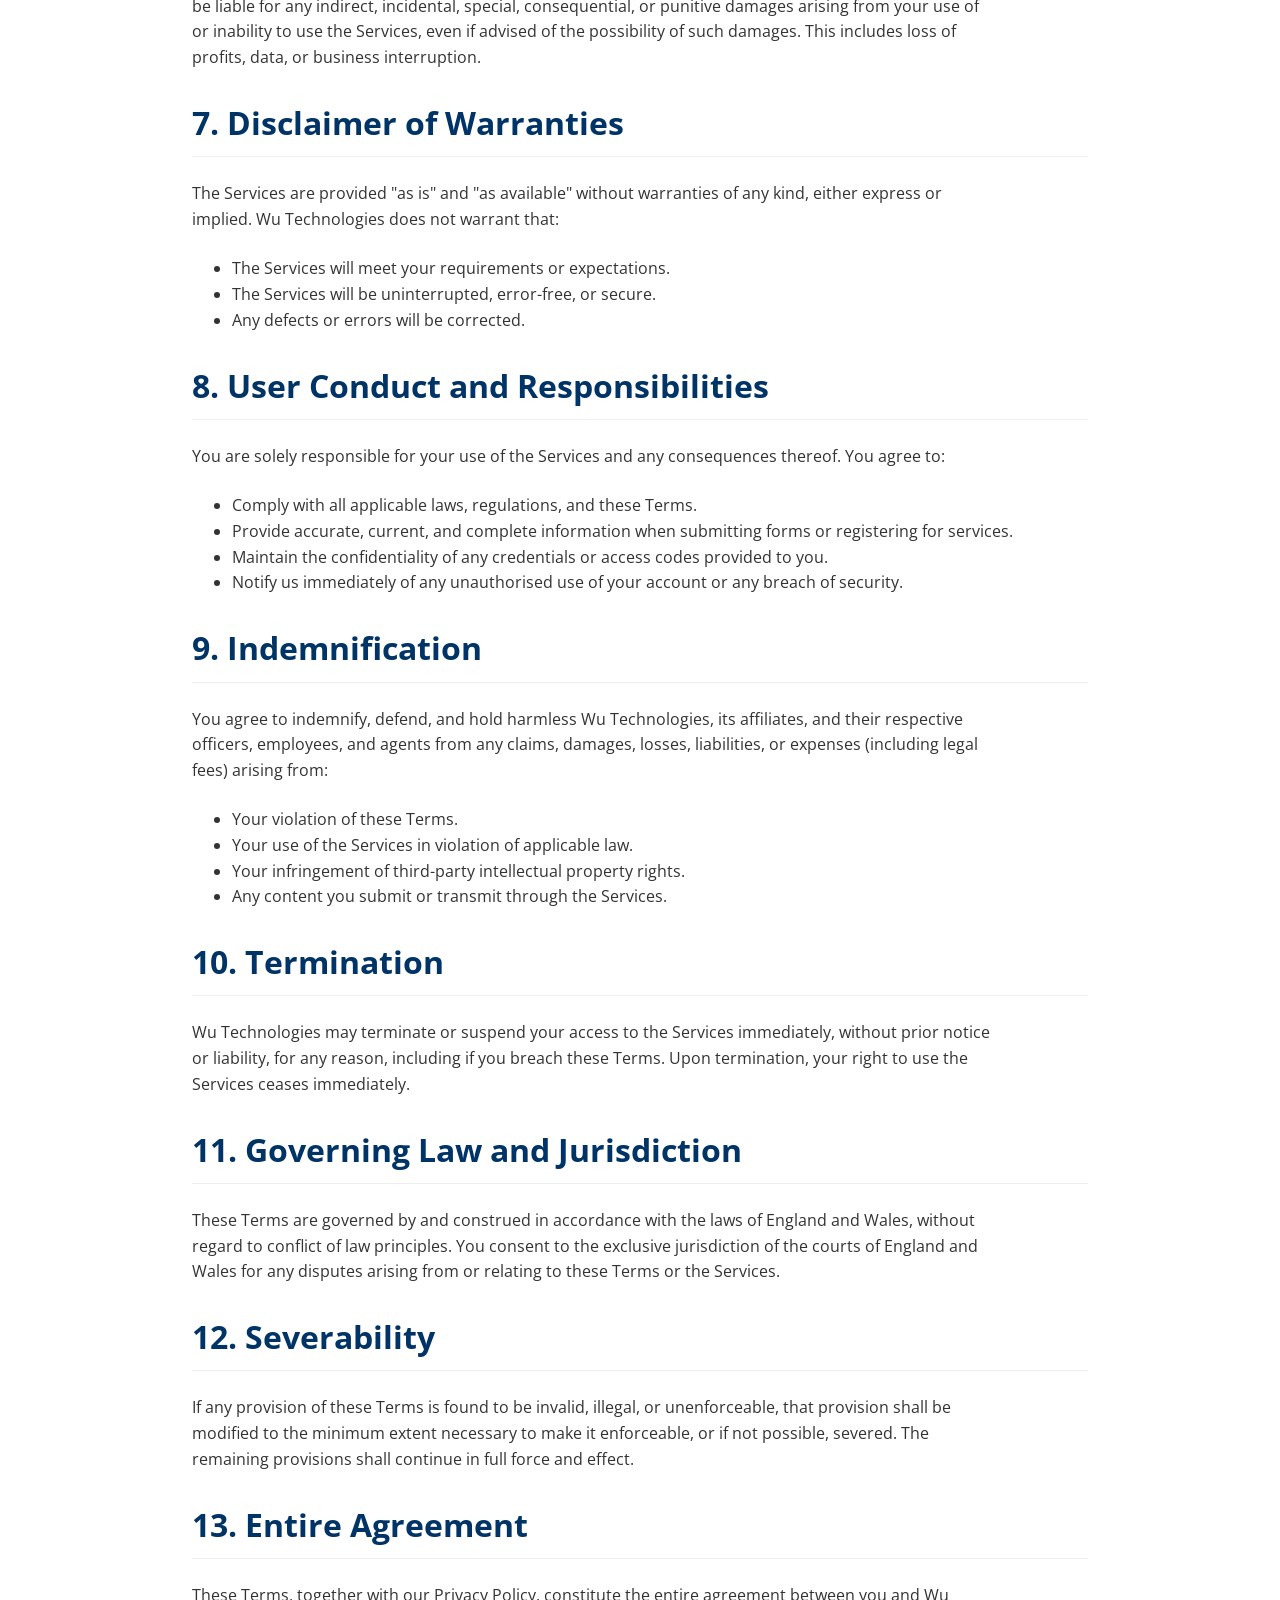
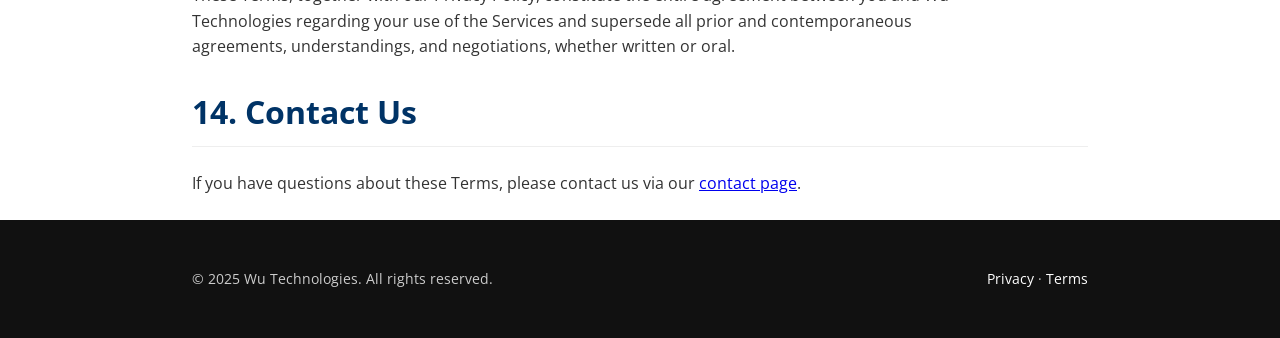
<file: terms.html>
<!doctype html>
<html lang="en">

<head>
  <meta charset="utf-8" />
  <meta name="viewport" content="width=device-width,initial-scale=1" />
  <meta name="description" content="Terms of Service for Wu Technologies — Please read our terms and conditions carefully before using our website or services." />
  <title>Wu Technologies - Terms of Service</title>
  <link rel="canonical" href="https://wu-tec.co.uk/terms" />

  <!-- Open Graph / Social Media -->
  <meta property="og:type" content="website" />
  <meta property="og:url" content="https://wu-tec.co.uk/terms" />
  <meta property="og:title" content="Wu Technologies — Terms of Service" />
  <meta property="og:description" content="Terms of Service for Wu Technologies — Please read our terms and conditions carefully before using our website or services." />
  <meta property="og:image" content="https://wu-tec.co.uk/assets/img/og-image.png" />
  <meta property="og:image:width" content="1200" />
  <meta property="og:image:height" content="630" />

  <!-- Twitter Card -->
  <meta name="twitter:card" content="summary_large_image" />
  <meta name="twitter:url" content="https://wu-tec.co.uk/terms" />
  <meta name="twitter:title" content="Wu Technologies — Terms of Service" />
  <meta name="twitter:description" content="Terms of Service for Wu Technologies — Please read our terms and conditions carefully before using our website or services." />
  <meta name="twitter:image" content="https://wu-tec.co.uk/assets/img/og-image.png" />

  <link rel="stylesheet" href="/styles.css">
  <!-- Google Analytics -->
  <script async src="https://www.googletagmanager.com/gtag/js?id=G-GWC6PDJ1P0"></script>
  <script>
    window.dataLayer = window.dataLayer || [];
    function gtag() { dataLayer.push(arguments); }
    gtag('js', new Date());
    gtag('config', 'G-GWC6PDJ1P0');
  </script>
</head>

<body>
  <a class="skip-link" href="#main">Skip to content</a>
  <header class="site-header" role="banner">
    <div class="container">
      <a class="brand" href="/"><span class="brand-w">W</span><span class="brand-u">U</span> Technologies</a>
      <nav class="site-nav" role="navigation" aria-label="Primary">
        <ul>
          <li><a href="/">Home</a></li>
          <li><a href="/about">About</a></li>
          <li><a href="/contact">Contact</a></li>
        </ul>
      </nav>
    </div>
  </header>

  <main id="main" class="container" role="main">
    <article class="terms">
      <h1>Terms of Service</h1>
      <p><strong>Last updated:</strong> 9 January 2026</p>

      <p>These Terms of Service ("Terms") govern your access to and use of Wu Technologies' website and services
        ("Services"). By accessing or using our website and services, you agree to be bound by these Terms. If you do
        not agree to any part of these Terms, you may not use our Services.</p>

      <h2>1. Acceptance of Terms</h2>
      <p>By using this website and our products or services, you acknowledge that you have read, understood, and agree
        to be legally bound by these Terms of Service. Wu Technologies reserves the right to modify these Terms at any
        time without notice. Your continued use of the Services following any changes constitutes your acceptance of
        the revised Terms.</p>

      <h2>2. Use Licence</h2>
      <p>Wu Technologies grants you a limited, non-exclusive, non-transferable, revocable licence to access and use
        our website and Services for lawful purposes only. You agree not to:</p>
      <ul>
        <li>Reproduce, duplicate, copy, or sell any part of the Services.</li>
        <li>Engage in any systematic or automated data collection without permission.</li>
        <li>Reverse engineer, disassemble, or attempt to derive the source code of our Services.</li>
        <li>Use the Services for any illegal, harmful, or unethical purpose.</li>
        <li>Attempt to gain unauthorised access to systems or bypass security measures.</li>
        <li>Transmit malware, viruses, or any code of destructive nature.</li>
      </ul>

      <h2>3. Intellectual Property Rights</h2>
      <p>All content on our website, including but not limited to text, graphics, logos, images, software, and
        designs, are the exclusive property of Wu Technologies or its licensors and are protected by international
        copyright laws. You may not reproduce, distribute, or transmit this content without our prior written
        permission.</p>

      <h2>4. User Content and Submissions</h2>
      <p>If you submit content, feedback, or suggestions to Wu Technologies through forms, emails, or other channels,
        you grant us a worldwide, royalty-free, perpetual licence to use, modify, and distribute such content without
        further compensation or notice to you. We are not obligated to use, acknowledge, or compensate you for any
        submissions.</p>

      <h2>5. Third-Party Links and Services</h2>
      <p>Our website may contain links to third-party websites and services. Wu Technologies is not responsible for
        the content, accuracy, or practices of external sites. We do not endorse or warrant the reliability of
        third-party services. Your use of third-party services is subject to their own terms and conditions.</p>

      <h2>6. Limitation of Liability</h2>
      <p>To the fullest extent permitted by law, Wu Technologies and its officers, employees, and agents shall not be
        liable for any indirect, incidental, special, consequential, or punitive damages arising from your use of or
        inability to use the Services, even if advised of the possibility of such damages. This includes loss of
        profits, data, or business interruption.</p>

      <h2>7. Disclaimer of Warranties</h2>
      <p>The Services are provided "as is" and "as available" without warranties of any kind, either express or
        implied. Wu Technologies does not warrant that:</p>
      <ul>
        <li>The Services will meet your requirements or expectations.</li>
        <li>The Services will be uninterrupted, error-free, or secure.</li>
        <li>Any defects or errors will be corrected.</li>
      </ul>

      <h2>8. User Conduct and Responsibilities</h2>
      <p>You are solely responsible for your use of the Services and any consequences thereof. You agree to:</p>
      <ul>
        <li>Comply with all applicable laws, regulations, and these Terms.</li>
        <li>Provide accurate, current, and complete information when submitting forms or registering for services.</li>
        <li>Maintain the confidentiality of any credentials or access codes provided to you.</li>
        <li>Notify us immediately of any unauthorised use of your account or any breach of security.</li>
      </ul>

      <h2>9. Indemnification</h2>
      <p>You agree to indemnify, defend, and hold harmless Wu Technologies, its affiliates, and their respective
        officers, employees, and agents from any claims, damages, losses, liabilities, or expenses (including legal
        fees) arising from:</p>
      <ul>
        <li>Your violation of these Terms.</li>
        <li>Your use of the Services in violation of applicable law.</li>
        <li>Your infringement of third-party intellectual property rights.</li>
        <li>Any content you submit or transmit through the Services.</li>
      </ul>

      <h2>10. Termination</h2>
      <p>Wu Technologies may terminate or suspend your access to the Services immediately, without prior notice or
        liability, for any reason, including if you breach these Terms. Upon termination, your right to use the
        Services ceases immediately.</p>

      <h2>11. Governing Law and Jurisdiction</h2>
      <p>These Terms are governed by and construed in accordance with the laws of England and Wales, without regard to
        conflict of law principles. You consent to the exclusive jurisdiction of the courts of England and Wales for
        any disputes arising from or relating to these Terms or the Services.</p>

      <h2>12. Severability</h2>
      <p>If any provision of these Terms is found to be invalid, illegal, or unenforceable, that provision shall be
        modified to the minimum extent necessary to make it enforceable, or if not possible, severed. The remaining
        provisions shall continue in full force and effect.</p>

      <h2>13. Entire Agreement</h2>
      <p>These Terms, together with our Privacy Policy, constitute the entire agreement between you and Wu
        Technologies regarding your use of the Services and supersede all prior and contemporaneous agreements,
        understandings, and negotiations, whether written or oral.</p>

      <h2>14. Contact Us</h2>
      <p>If you have questions about these Terms, please contact us via our <a href="/contact">contact page</a>.</p>
    </article>
  </main>

  <footer class="site-footer" role="contentinfo">
    <div class="container footer-content">
      <p class="footer-copyright">© 2025 Wu Technologies. All rights reserved.</p>
      <p class="footer-links">
        <a href="/privacy">Privacy</a> · <a href="/terms">Terms</a>
      </p>
    </div>
  </footer>
</body>

</html>
</file>
<file: styles.css>
/* Canonical stylesheet (root) — imports canonical CSS authored under assets/css/style.css
   The single-source canonical stylesheet for the site is this file (per project constitution).
*/
@import url('assets/css/style.css');
</file>
<file: assets/css/products.css>
/* Cyber-Minimalist Products Theme — Dark Mode with Monospace Accents */

:root {
  /* Dark mode palette */
  --product-bg: #0a0e27;
  --product-text: #e0e6ed;
  --product-muted: #a0aac0;
  --product-muted-dark: #6b7a99;
  --product-border: #1a2342;
  --product-accent: #00d9ff;
  --product-accent-secondary: #7c3aed;
  --product-code-bg: #0f1323;
  --product-code-border: #1a2342;
  --product-link: #00d9ff;
  --product-link-hover: #00f5ff;
  
  /* Spacing */
  --product-section-gap: 3rem;
  --product-element-gap: 2rem;
}

/* Content Wrapper — Full bleed dark background */
body.product-page {
  background: var(--product-bg);
  color: var(--product-text);
}

.product-container {
  min-height: 100vh;
  display: flex;
  flex-direction: column;
}

.product-header {
  background: linear-gradient(135deg, #0f1323 0%, #1a2342 100%);
  border-bottom: 2px solid var(--product-accent);
  padding: 1.5rem 0;
  position: sticky;
  top: 0;
  z-index: 100;
}

.product-header .container {
  display: flex;
  justify-content: space-between;
  align-items: center;
}

.product-brand {
  font-weight: 700;
  text-decoration: none;
  font-size: 1.5rem;
  letter-spacing: -0.5px;
  color: var(--product-accent);
  font-family: 'Courier New', monospace;
}

.product-brand-w {
  color: #5c7c8a;
}

.product-brand-u {
  color: var(--product-accent);
}

.product-nav ul {
  list-style: none;
  padding: 0;
  margin: 0;
  display: flex;
  gap: 2rem;
}

.product-nav a {
  text-decoration: none;
  color: var(--product-muted);
  font-weight: 600;
  font-size: 12px;
  text-transform: uppercase;
  letter-spacing: 0.5px;
  transition: color 0.2s ease;
  font-family: 'Courier New', monospace;
}

.product-nav a:focus,
.product-nav a:hover {
  color: var(--product-accent);
}

/* Main Content Area */
.product-main {
  flex: 1;
  padding: var(--product-section-gap) 0;
}

.product-wrapper {
  max-width: 900px;
  margin: 0 auto;
  padding: 0 2rem;
}

/* Hero Section */
.product-hero {
  margin-bottom: var(--product-section-gap);
  text-align: center;
}

.product-hero h1 {
  font-size: 2.5rem;
  font-weight: 700;
  margin: 0 0 1rem;
  font-family: 'Courier New', monospace;
  color: var(--product-accent);
  letter-spacing: -1px;
}

.product-hero .subhead {
  font-size: 1.1rem;
  color: var(--product-muted);
  max-width: 700px;
  margin: 0 auto;
  line-height: 1.6;
}

/* Content Sections — Markdown Rendered */
.product-content {
  font-size: 1rem;
  line-height: 1.8;
}

.product-content section {
  margin-bottom: var(--product-element-gap);
  padding: 0;
}

/* Headings */
.product-content h2,
.product-content h3,
.product-content h4 {
  font-family: 'Courier New', monospace;
  font-weight: 700;
  margin: 2rem 0 1rem;
  letter-spacing: -0.5px;
}

.product-content h2 {
  font-size: 1.75rem;
  color: var(--product-accent);
  border-bottom: 2px solid var(--product-accent-secondary);
  padding-bottom: 0.5rem;
}

.product-content h3 {
  font-size: 1.35rem;
  color: var(--product-accent-secondary);
}

.product-content h4 {
  font-size: 1.1rem;
  color: var(--product-link);
}

.product-content p {
  margin: 1.2rem 0;
  color: var(--product-text);
}

/* Links */
.product-content a {
  color: var(--product-link);
  text-decoration: underline;
  transition: color 0.2s ease;
}

.product-content a:hover {
  color: var(--product-link-hover);
  text-decoration-thickness: 2px;
}

/* Lists */
.product-content ul,
.product-content ol {
  margin: 1.5rem 0;
  padding-left: 2rem;
}

.product-content li {
  margin: 0.75rem 0;
  color: var(--product-text);
}

.product-content li::marker {
  color: var(--product-accent);
}

/* Code Blocks */
.product-content pre {
  background: var(--product-code-bg);
  border: 1px solid var(--product-code-border);
  border-left: 4px solid var(--product-accent);
  border-radius: 4px;
  padding: 1.5rem;
  overflow-x: auto;
  margin: 1.5rem 0;
  font-family: 'Courier New', 'Courier', monospace;
  font-size: 0.9rem;
}

.product-content code {
  font-family: 'Courier New', monospace;
  background: var(--product-code-bg);
  padding: 0.25rem 0.5rem;
  border-radius: 2px;
  color: var(--product-accent);
  font-size: 0.9em;
}

.product-content pre code {
  background: transparent;
  padding: 0;
  color: var(--product-text);
}

/* Blockquotes */
.product-content blockquote {
  border-left: 4px solid var(--product-accent-secondary);
  margin: 1.5rem 0;
  padding-left: 1.5rem;
  color: var(--product-muted);
  font-style: italic;
}

/* Tables */
.product-content table {
  width: 100%;
  border-collapse: collapse;
  margin: 1.5rem 0;
  border: 1px solid var(--product-border);
}

.product-content th,
.product-content td {
  padding: 1rem;
  text-align: left;
  border-bottom: 1px solid var(--product-border);
}

.product-content th {
  background: var(--product-code-bg);
  color: var(--product-accent);
  font-weight: 700;
  font-family: 'Courier New', monospace;
}

.product-content tr:hover {
  background: rgba(0, 217, 255, 0.05);
}

/* Horizontal Rule */
.product-content hr {
  border: none;
  border-top: 2px solid var(--product-accent-secondary);
  margin: 3rem 0;
}

/* Two-Column Content Layout */
.product-content-grid {
  display: grid;
  grid-template-columns: 1fr 1fr;
  gap: var(--product-element-gap);
  margin: var(--product-element-gap) 0;
}

.product-content-grid > div {
  background: var(--product-code-bg);
  border: 1px solid var(--product-code-border);
  border-radius: 4px;
  padding: 1.5rem;
}

/* Footer */
.product-footer {
  background: linear-gradient(135deg, #0f1323 0%, #1a2342 100%);
  border-top: 2px solid var(--product-accent-secondary);
  margin-top: auto;
  padding: 3rem 0;
}

.product-footer .container {
  text-align: center;
}

.product-footer p {
  margin: 0.5rem 0;
  font-size: 0.9rem;
  color: var(--product-muted);
}

.product-footer a {
  color: var(--product-link);
  text-decoration: none;
  transition: color 0.2s ease;
}

.product-footer a:hover {
  color: var(--product-link-hover);
}

/* Responsive */
@media (max-width: 768px) {
  .product-hero h1 {
    font-size: 1.75rem;
  }

  .product-hero .subhead {
    font-size: 1rem;
  }

  .product-nav ul {
    gap: 1rem;
  }

  .product-nav a {
    font-size: 11px;
  }

  .product-content-grid {
    grid-template-columns: 1fr;
  }

  .product-content h2 {
    font-size: 1.35rem;
  }

  .product-content h3 {
    font-size: 1.1rem;
  }

  .product-content table {
    font-size: 0.85rem;
  }

  .product-content th,
  .product-content td {
    padding: 0.75rem;
  }
}

/* Loading & Error States */
.product-loading {
  display: flex;
  justify-content: center;
  align-items: center;
  min-height: 400px;
  color: var(--product-muted);
  font-family: 'Courier New', monospace;
  font-size: 1.1rem;
}

.product-loading::after {
  content: '█';
  animation: blink 1s infinite;
  margin-left: 0.5rem;
}

@keyframes blink {
  0%, 49% {
    opacity: 1;
  }
  50%, 100% {
    opacity: 0;
  }
}

.product-error {
  background: var(--product-code-bg);
  border: 2px solid var(--product-accent-secondary);
  border-radius: 4px;
  padding: 2rem;
  text-align: center;
  color: var(--product-accent-secondary);
  font-family: 'Courier New', monospace;
}

.product-error strong {
  display: block;
  font-size: 1.25rem;
  margin-bottom: 1rem;
}
</file>
